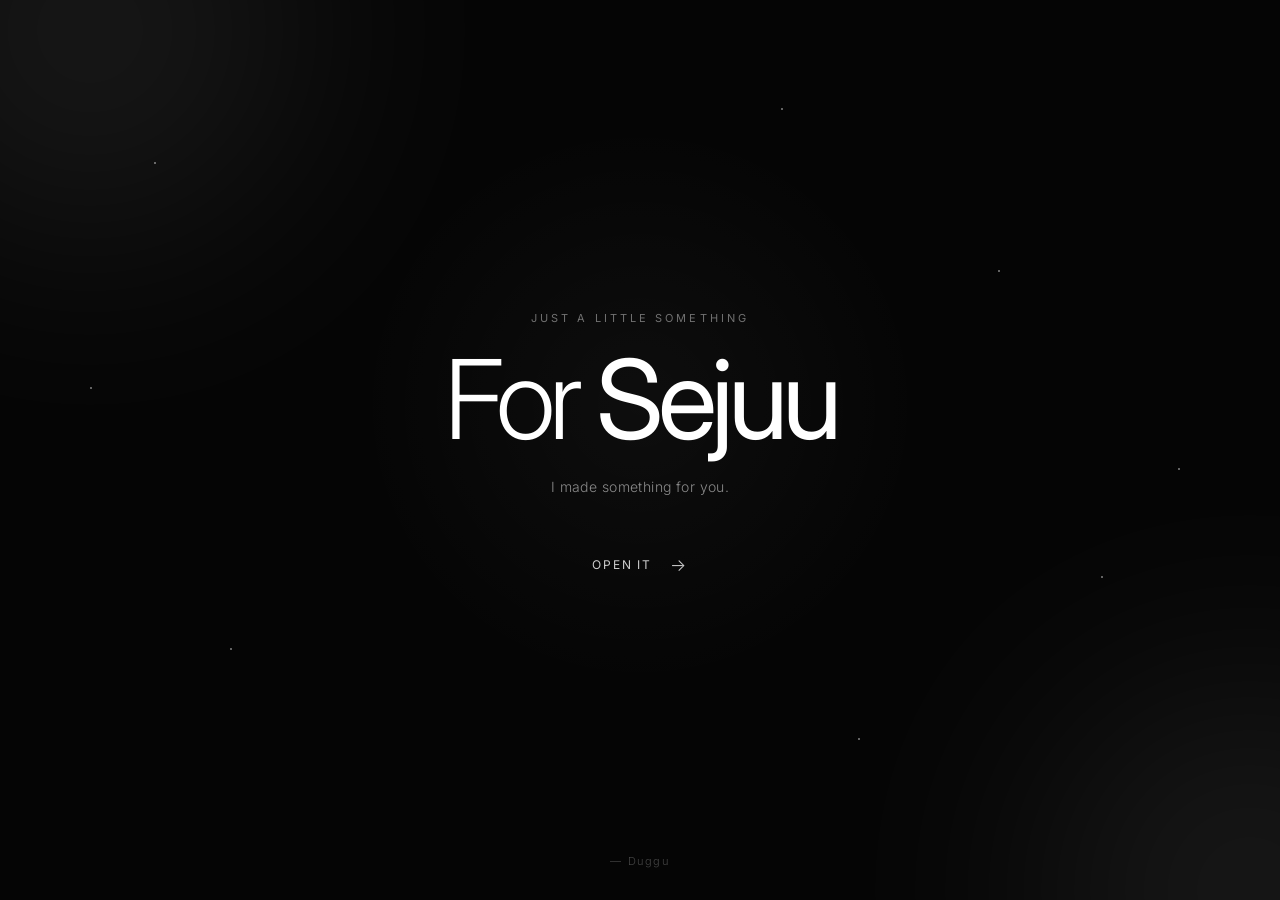
<file: index.html>
<!DOCTYPE html>
<html lang="en">
<head>
    <meta charset="UTF-8">
    <meta name="viewport" content="width=device-width, initial-scale=1.0">

    <title>A Little Something — Sejuu</title>

    <link rel="preconnect" href="https://fonts.googleapis.com">
    <link rel="preconnect" href="https://fonts.gstatic.com" crossorigin>

    <link
        href="https://fonts.googleapis.com/css2?family=Inter:wght@300;400;500&display=swap"
        rel="stylesheet"
    >

    <link rel="stylesheet" href="css/style.css">
</head>

<body>

    <div class="background">

        <div class="orb orb-one"></div>
        <div class="orb orb-two"></div>

        <div class="stars">
            <span></span>
            <span></span>
            <span></span>
            <span></span>
            <span></span>
            <span></span>
            <span></span>
            <span></span>
        </div>

    </div>

    <main class="landing">

        <div class="content">

            <p class="eyebrow">
                just a little something
            </p>

            <h1>
                For <span>Sejuu</span>
            </h1>

            <p class="subtitle">
                I made something for you.
            </p>

            <button class="open-button" id="openButton" type="button">
                <span>open it</span>
                <span class="arrow">→</span>
            </button>

        </div>

        <div class="signature">
            — Duggu
        </div>

    </main>

    <div class="transition" id="transition"></div>

    <script src="js/script.js"></script>

</body>
</html>
</file>
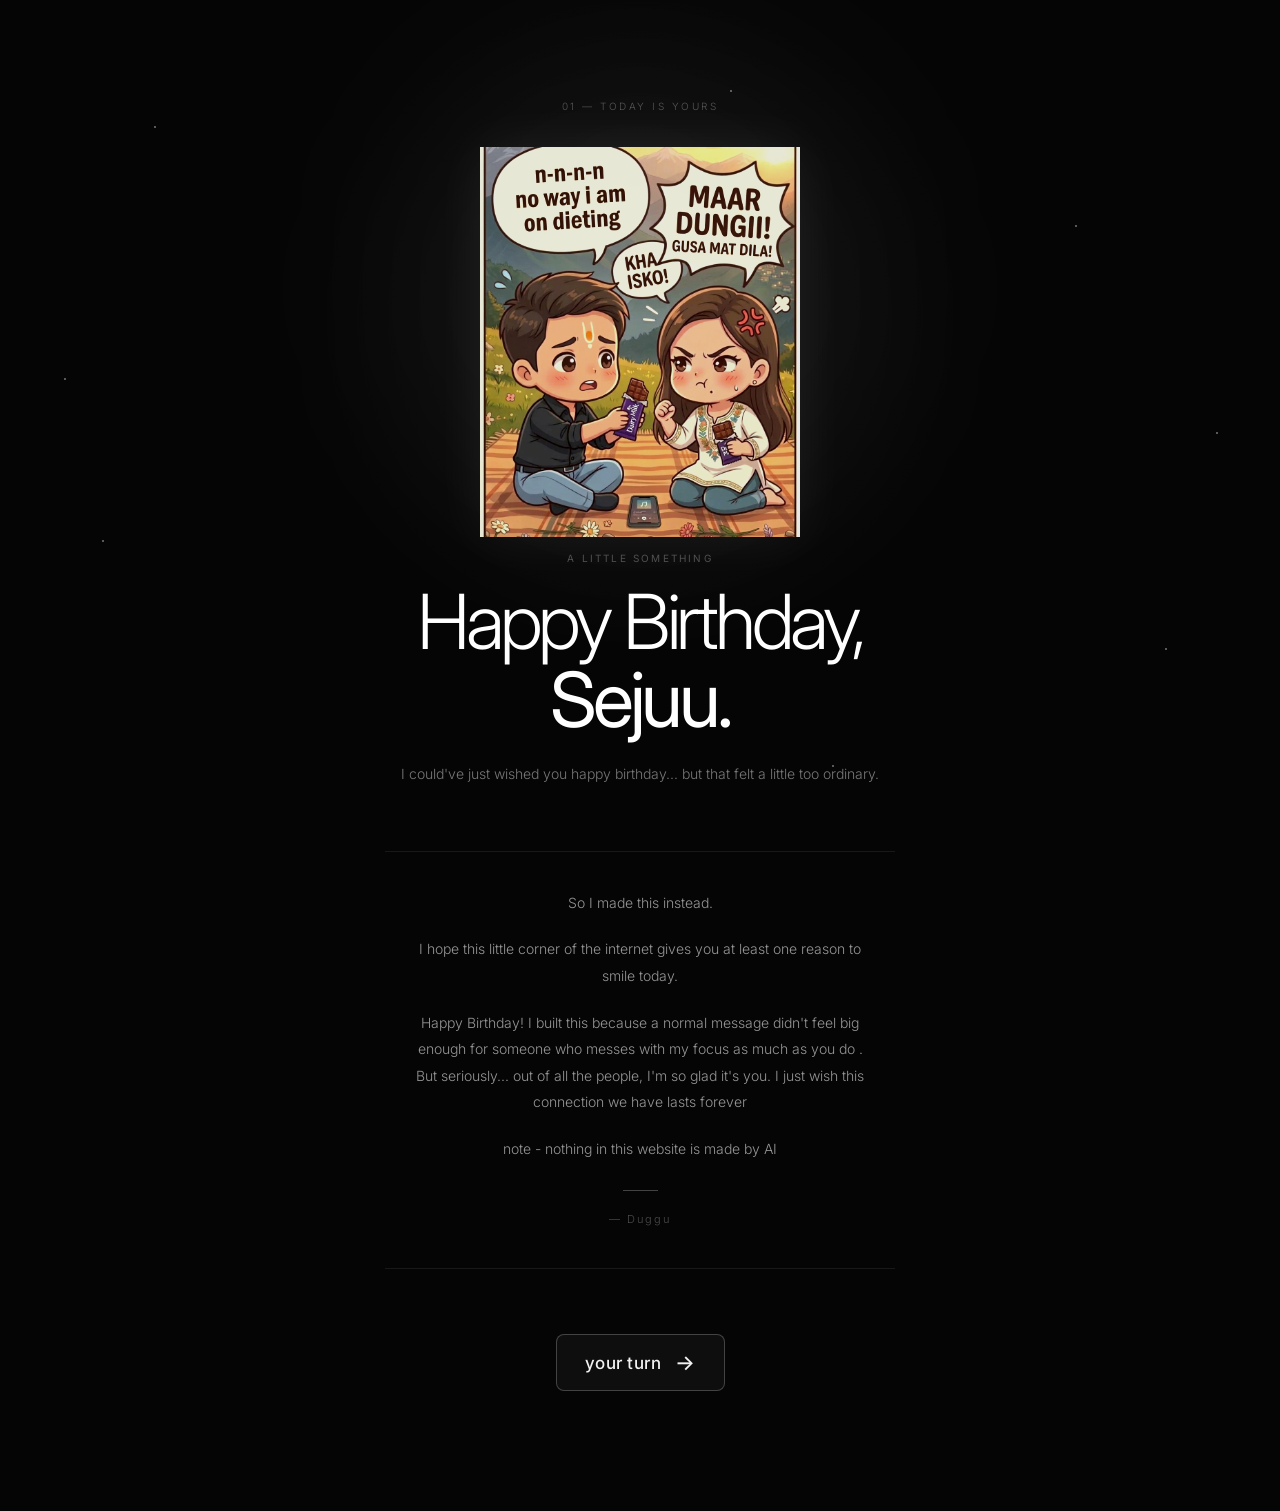
<file: birthday.html>
<!DOCTYPE html>
<html lang="en">
<head>
    <meta charset="UTF-8">
    <meta name="viewport" content="width=device-width, initial-scale=1.0">

    <title>Happy Birthday, Sejuu</title>

    <link rel="preconnect" href="https://fonts.googleapis.com">
    <link rel="preconnect" href="https://fonts.gstatic.com" crossorigin>

    <link
        href="https://fonts.googleapis.com/css2?family=Inter:wght@300;400;500&display=swap"
        rel="stylesheet"
    >

    <link rel="stylesheet" href="css/style.css">
</head>

<body class="birthday-page">

    <!-- Background -->
    <div class="birthday-background">

        <div class="birthday-glow"></div>

        <div class="birthday-particles">
            <span></span>
            <span></span>
            <span></span>
            <span></span>
            <span></span>
            <span></span>
            <span></span>
            <span></span>
        </div>

    </div>


    <!-- Main Content -->
    <main class="birthday-main">

        <p class="birthday-small">
            01 — today is yours
        </p>


        <!-- Combined Line Art -->
        <div class="lineart-wrapper">

            <img
                src="assets/images/a.png"
                alt="Sejuu and Duggu"
                class="lineart"
            >

        </div>


        <!-- Birthday Heading -->
        <section class="birthday-text">

            <p class="birthday-label">
                a little something
            </p>

            <h1>
                Happy Birthday,<br>
                <span>Sejuu.</span>
            </h1>

            <p class="birthday-subtitle">
                I could've just wished you happy birthday...
                but that felt a little too ordinary.
            </p>

        </section>


        <!-- Personal Message -->
        <section class="personal-message">

            <p>
                So I made this instead.
            </p>

            <p>
                I hope this little corner of the internet
                gives you at least one reason to smile today.
            </p>

            <p>
                Happy Birthday! I built this because a normal message didn't feel big enough
                 for someone who messes with my focus as much as you do
                . But seriously... out of all the people, I'm so glad it's you. 
                I just wish this connection we have lasts forever

            </p>
            <p>
                note - nothing in this website is made by AI
            </p>

            <div class="message-line"></div>

            <p class="message-signature">
                — Duggu
            </p>

        </section>


        <!-- Continue -->
       <button class="next-button" id="birthdayNext" type="button">
    <span>your turn</span>
    <span class="next-arrow">→</span>
</button>

    </main>


    <!-- Transition -->
    <div
        class="transition"
        id="birthdayTransition">
    </div>


    <script>

        const nextButton =
            document.getElementById("birthdayNext");

        const birthdayTransition =
            document.getElementById("birthdayTransition");


        if (nextButton && birthdayTransition) {

            nextButton.addEventListener("click", function () {

                nextButton.disabled = true;

                birthdayTransition.classList.add("active");

                setTimeout(function () {

                    window.location.href = "reply.html";

                }, 850);

            });

        }


        window.addEventListener("pageshow", function (event) {

            if (
                event.persisted &&
                birthdayTransition
            ) {

                birthdayTransition.classList.remove("active");

            }

        });

    </script>

</body>
</html>
</file>
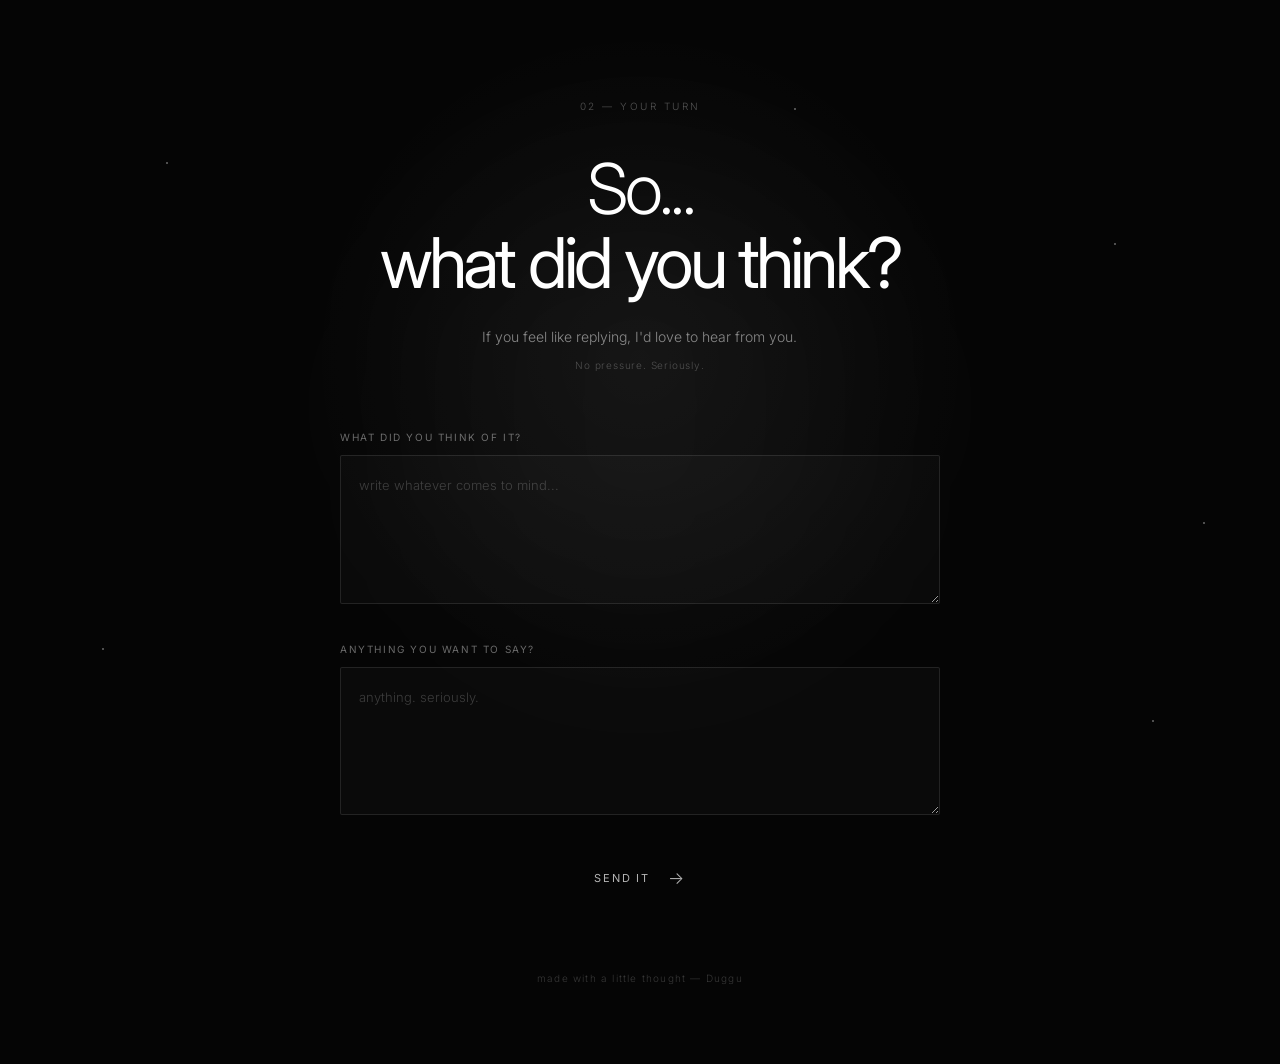
<file: reply.html>
<!DOCTYPE html>
<html lang="en">
<head>
    <meta charset="UTF-8">
    <meta name="viewport" content="width=device-width, initial-scale=1.0">

    <title>Your Turn — Sejuu</title>

    <link rel="preconnect" href="https://fonts.googleapis.com">
    <link rel="preconnect" href="https://fonts.gstatic.com" crossorigin>

    <link
        href="https://fonts.googleapis.com/css2?family=Inter:wght@300;400;500&display=swap"
        rel="stylesheet"
    >

    <link rel="stylesheet" href="css/style.css">
</head>

<body class="reply-page">

    <!-- Background -->
    <div class="reply-background">

        <div class="reply-glow"></div>

        <div class="reply-stars">
            <span></span>
            <span></span>
            <span></span>
            <span></span>
            <span></span>
            <span></span>
        </div>

    </div>


    <!-- Main -->
    <main class="reply-main">

        <p class="reply-label">
            02 — your turn
        </p>


        <section class="reply-intro">

            <h1>
                So...
                <br>
                <span>what did you think?</span>
            </h1>

            <p>
                If you feel like replying, I'd love to hear from you.
            </p>

            <small>
                No pressure. Seriously.
            </small>

        </section>


        <!-- Form -->
        <form
            class="reply-form"
            action="https://formspree.io/f/mkjgdgwk"
            method="POST"
        >

            <div class="form-group">

                <label for="thoughts">
                    What did you think of it?
                </label>

                <textarea
                    id="thoughts"
                    name="thoughts"
                    placeholder="write whatever comes to mind..."
                    rows="5"
                    required
                ></textarea>

            </div>


            <div class="form-group">

                <label for="message">
                    Anything you want to say?
                </label>

                <textarea
                    id="message"
                    name="message"
                    placeholder="anything. seriously."
                    rows="5"
                ></textarea>

            </div>


            <!-- Hidden subject for Formspree -->
            <input
                type="hidden"
                name="_subject"
                value="Sejuu's Birthday Website Reply"
            >


            <button
                type="submit"
                class="send-button"
            >
                <span>send it</span>
                <span class="send-arrow">→</span>
            </button>

        </form>


        <p class="reply-footer">
            made with a little thought — Duggu
        </p>

    </main>


    <script>

        const form = document.querySelector(".reply-form");

        if (form) {

            form.addEventListener("submit", function () {

                const button =
                    form.querySelector(".send-button");

                if (button) {

                    button.disabled = true;

                    button.querySelector("span:first-child")
                        .textContent = "sending...";

                }

            });

        }

    </script>

</body>
</html>
</file>
<file: css/style.css>
* {
    margin: 0;
    padding: 0;
    box-sizing: border-box;
}

html {
    scroll-behavior: smooth;
}

body {
    min-height: 100vh;
    overflow: hidden;
    background: #050505;
    color: #ffffff;
    font-family: "Inter", sans-serif;
}

.background {
    position: fixed;
    inset: 0;
    overflow: hidden;
    pointer-events: none;
    background: radial-gradient(
        circle at 50% 45%,
        rgba(255, 255, 255, 0.035),
        transparent 35%
    ), #050505;
}

.orb {
    position: absolute;
    width: 420px;
    height: 420px;
    border-radius: 50%;
    filter: blur(120px);
    opacity: 0.08;
    animation: drift 14s ease-in-out infinite alternate;
}

.orb-one {
    top: -180px;
    left: -120px;
    background: white;
}

.orb-two {
    right: -180px;
    bottom: -200px;
    background: white;
    animation-delay: -6s;
}

@keyframes drift {
    0% {
        transform: translate3d(0, 0, 0) scale(1);
    }

    50% {
        transform: translate3d(40px, 25px, 0) scale(1.08);
    }

    100% {
        transform: translate3d(-20px, 50px, 0) scale(0.95);
    }
}

.stars {
    position: absolute;
    inset: 0;
}

.stars span {
    position: absolute;
    width: 2px;
    height: 2px;
    background: rgba(255, 255, 255, 0.5);
    border-radius: 50%;
    animation: twinkle 4s ease-in-out infinite;
}

.stars span:nth-child(1) {
    top: 18%;
    left: 12%;
    animation-delay: 0s;
}

.stars span:nth-child(2) {
    top: 30%;
    left: 78%;
    animation-delay: 1.2s;
}

.stars span:nth-child(3) {
    top: 72%;
    left: 18%;
    animation-delay: 2s;
}

.stars span:nth-child(4) {
    top: 64%;
    left: 86%;
    animation-delay: 0.7s;
}

.stars span:nth-child(5) {
    top: 12%;
    left: 61%;
    animation-delay: 2.5s;
}

.stars span:nth-child(6) {
    top: 82%;
    left: 67%;
    animation-delay: 1.5s;
}

.stars span:nth-child(7) {
    top: 43%;
    left: 7%;
    animation-delay: 3s;
}

.stars span:nth-child(8) {
    top: 52%;
    left: 92%;
    animation-delay: 2.2s;
}

@keyframes twinkle {
    0%,
    100% {
        opacity: 0.15;
        transform: scale(0.8);
    }

    50% {
        opacity: 0.8;
        transform: scale(1.5);
    }
}

.landing {
    position: relative;
    z-index: 2;
    min-height: 100vh;
    display: flex;
    align-items: center;
    justify-content: center;
    padding: 40px;
}

.content {
    display: flex;
    flex-direction: column;
    align-items: center;
    text-align: center;
    animation: contentAppear 1.8s cubic-bezier(0.22, 1, 0.36, 1) forwards;
}

@keyframes contentAppear {
    from {
        opacity: 0;
        transform: translateY(24px);
        filter: blur(8px);
    }

    to {
        opacity: 1;
        transform: translateY(0);
        filter: blur(0);
    }
}

.eyebrow {
    margin-bottom: 22px;
    font-size: 11px;
    font-weight: 400;
    letter-spacing: 0.28em;
    text-transform: uppercase;
    color: rgba(255, 255, 255, 0.42);
    animation: fadeUp 1s ease 0.2s both;
}

h1 {
    font-size: clamp(56px, 10vw, 110px);
    font-weight: 300;
    letter-spacing: -0.055em;
    line-height: 0.95;
    color: #ffffff;
    animation: titleReveal 1.3s cubic-bezier(0.22, 1, 0.36, 1) 0.35s both;
}

h1 span {
    font-weight: 400;
}

@keyframes titleReveal {
    from {
        opacity: 0;
        transform: translateY(35px) scale(0.96);
        letter-spacing: 0.02em;
    }

    to {
        opacity: 1;
        transform: translateY(0) scale(1);
        letter-spacing: -0.055em;
    }
}

.subtitle {
    margin-top: 26px;
    font-size: 14px;
    font-weight: 300;
    letter-spacing: 0.03em;
    color: rgba(255, 255, 255, 0.52);
    animation: fadeUp 1s ease 0.8s both;
}

@keyframes fadeUp {
    from {
        opacity: 0;
        transform: translateY(12px);
    }

    to {
        opacity: 1;
        transform: translateY(0);
    }
}

.open-button {
    position: relative;
    display: flex;
    align-items: center;
    gap: 18px;
    margin-top: 46px;
    padding: 14px 4px;
    border: none;
    outline: none;
    background: transparent;
    color: rgba(255, 255, 255, 0.8);
    font-family: inherit;
    font-size: 12px;
    font-weight: 400;
    letter-spacing: 0.16em;
    text-transform: uppercase;
    cursor: pointer;
    animation: buttonAppear 1s ease 1.15s both;
    transition:
        color 0.4s ease,
        gap 0.5s cubic-bezier(0.22, 1, 0.36, 1);
}

@keyframes buttonAppear {
    from {
        opacity: 0;
        transform: translateY(10px);
    }

    to {
        opacity: 1;
        transform: translateY(0);
    }
}

.open-button::after {
    content: "";
    position: absolute;
    left: 0;
    right: 0;
    bottom: 5px;
    height: 1px;
    background: rgba(255, 255, 255, 0.35);
    transform: scaleX(0);
    transform-origin: right;
    transition:
        transform 0.5s cubic-bezier(0.22, 1, 0.36, 1);
}

.arrow {
    font-size: 17px;
    font-weight: 300;
    transition:
        transform 0.5s cubic-bezier(0.22, 1, 0.36, 1);
}

.open-button:hover {
    color: #ffffff;
    gap: 25px;
}

.open-button:hover::after {
    transform: scaleX(1);
    transform-origin: left;
}

.open-button:hover .arrow {
    transform: translateX(5px);
}

.signature {
    position: absolute;
    bottom: 32px;
    left: 50%;
    transform: translateX(-50%);
    font-size: 11px;
    font-weight: 300;
    letter-spacing: 0.15em;
    color: rgba(255, 255, 255, 0.25);
    animation: signatureAppear 1s ease 1.7s both;
}

@keyframes signatureAppear {
    from {
        opacity: 0;
    }

    to {
        opacity: 1;
    }
}

.transition {
    position: fixed;
    inset: 0;
    z-index: 9999;
    background: #000000;
    opacity: 0;
    pointer-events: none;
    transition: opacity 0.9s cubic-bezier(0.76, 0, 0.24, 1);
}

.transition.active {
    opacity: 1;
    pointer-events: all;
}

@media (max-width: 600px) {
    .landing {
        padding: 25px;
    }

    .eyebrow {
        font-size: 9px;
        letter-spacing: 0.22em;
        margin-bottom: 18px;
    }

    h1 {
        font-size: clamp(48px, 17vw, 80px);
    }

    .subtitle {
        font-size: 13px;
        margin-top: 22px;
    }

    .open-button {
        margin-top: 40px;
    }

    .signature {
        bottom: 25px;
        font-size: 10px;
    }

    .orb {
        width: 280px;
        height: 280px;
        filter: blur(90px);
    }
}

@media (prefers-reduced-motion: reduce) {
    *,
    *::before,
    *::after {
        animation-duration: 0.01ms !important;
        animation-iteration-count: 1 !important;
        transition-duration: 0.01ms !important;
    }
}
/* =========================================
   BIRTHDAY + MESSAGE PAGE
========================================= */

.birthday-page {
    min-height: 100vh;
    overflow-x: hidden;
    overflow-y: auto;
    background: #050505;
}


/* Background */

.birthday-background {
    position: fixed;
    inset: 0;
    z-index: 0;
    overflow: hidden;
    pointer-events: none;

    background:
        radial-gradient(
            circle at 50% 35%,
            rgba(255, 255, 255, 0.045),
            transparent 38%
        ),
        #050505;
}


.birthday-glow {
    position: absolute;

    width: 500px;
    height: 500px;

    top: 32%;
    left: 50%;

    transform: translate(-50%, -50%);

    border-radius: 50%;

    background: rgba(255, 255, 255, 0.045);

    filter: blur(120px);

    animation:
        birthdayGlow 8s ease-in-out infinite alternate;
}


@keyframes birthdayGlow {

    from {
        transform:
            translate(-50%, -50%)
            scale(0.9);

        opacity: 0.4;
    }

    to {
        transform:
            translate(-50%, -50%)
            scale(1.15);

        opacity: 0.8;
    }
}


/* Particles */

.birthday-particles {
    position: absolute;
    inset: 0;
}


.birthday-particles span {
    position: absolute;

    width: 2px;
    height: 2px;

    border-radius: 50%;

    background: rgba(255, 255, 255, 0.45);

    animation:
        birthdayFloat 6s ease-in-out infinite;
}


.birthday-particles span:nth-child(1) {
    top: 14%;
    left: 12%;
}

.birthday-particles span:nth-child(2) {
    top: 25%;
    left: 84%;
    animation-delay: 1s;
}

.birthday-particles span:nth-child(3) {
    top: 60%;
    left: 8%;
    animation-delay: 2s;
}

.birthday-particles span:nth-child(4) {
    top: 72%;
    left: 91%;
    animation-delay: 3s;
}

.birthday-particles span:nth-child(5) {
    top: 10%;
    left: 57%;
    animation-delay: 1.5s;
}

.birthday-particles span:nth-child(6) {
    top: 85%;
    left: 65%;
    animation-delay: 2.5s;
}

.birthday-particles span:nth-child(7) {
    top: 42%;
    left: 5%;
    animation-delay: 4s;
}

.birthday-particles span:nth-child(8) {
    top: 48%;
    left: 95%;
    animation-delay: 0.5s;
}


@keyframes birthdayFloat {

    0%,
    100% {
        opacity: 0.1;
        transform: translateY(0) scale(0.8);
    }

    50% {
        opacity: 0.7;
        transform: translateY(-12px) scale(1.4);
    }

}


/* Main */

.birthday-main {
    position: relative;
    z-index: 2;

    width: 100%;
    max-width: 900px;

    margin: 0 auto;

    min-height: 100vh;

    padding:
        100px 25px
        120px;

    display: flex;
    flex-direction: column;
    align-items: center;

    text-align: center;
}


/* Top text */

.birthday-small {
    margin-bottom: 35px;

    font-size: 10px;
    font-weight: 300;

    letter-spacing: 0.25em;
    text-transform: uppercase;

    color: rgba(255, 255, 255, 0.3);

    animation:
        birthdayFade 1s ease 0.2s both;
}


/* Line art */

.lineart-wrapper {
    width: min(650px, 88vw);
    height: 390px;

    display: flex;
    align-items: center;
    justify-content: center;

    animation:
        lineartReveal
        1.8s
        cubic-bezier(0.22, 1, 0.36, 1)
        0.3s
        both;
}


.lineart {
    width: 100%;
    height: 100%;

    object-fit: contain;

    opacity: 0.9;

    filter:
        brightness(1.12)
        contrast(1.05)
        drop-shadow(
            0 0 30px
            rgba(255, 255, 255, 0.08)
        );
}


@keyframes lineartReveal {

    from {
        opacity: 0;
        transform:
            translateY(25px)
            scale(0.94);

        filter: blur(10px);
    }

    to {
        opacity: 1;
        transform:
            translateY(0)
            scale(1);

        filter: blur(0);
    }

}


/* Birthday heading */

.birthday-text {
    margin-top: 15px;

    animation:
        birthdayTextReveal
        1.2s
        cubic-bezier(0.22, 1, 0.36, 1)
        1s
        both;
}


.birthday-label {
    margin-bottom: 18px;

    font-size: 10px;
    font-weight: 400;

    letter-spacing: 0.22em;
    text-transform: uppercase;

    color: rgba(255, 255, 255, 0.28);
}


.birthday-text h1 {
    font-size:
        clamp(42px, 7vw, 76px);

    font-weight: 300;

    line-height: 1.03;

    letter-spacing: -0.05em;
}


.birthday-text h1 span {
    font-weight: 400;
}


.birthday-subtitle {
    max-width: 500px;

    margin:
        22px auto 0;

    font-size: 14px;
    font-weight: 300;

    line-height: 1.8;

    color:
        rgba(255, 255, 255, 0.46);
}


@keyframes birthdayTextReveal {

    from {
        opacity: 0;
        transform: translateY(20px);
    }

    to {
        opacity: 1;
        transform: translateY(0);
    }

}


/* Personal message */

.personal-message {
    max-width: 510px;

    margin-top: 65px;

    padding:
        38px 30px;

    border-top:
        1px solid
        rgba(255, 255, 255, 0.08);

    border-bottom:
        1px solid
        rgba(255, 255, 255, 0.08);

    animation:
        messageReveal
        1.2s
        ease
        1.7s
        both;
}


.personal-message p {
    margin-bottom: 20px;

    font-size: 14px;
    font-weight: 300;

    line-height: 1.9;

    color:
        rgba(255, 255, 255, 0.58);
}


.personal-message p:last-of-type {
    margin-bottom: 0;
}


.message-line {
    width: 35px;
    height: 1px;

    margin:
        28px auto 18px;

    background:
        rgba(255, 255, 255, 0.25);
}


.personal-message .message-signature {
    margin: 0;

    font-size: 11px;

    letter-spacing: 0.18em;

    color:
        rgba(255, 255, 255, 0.28);
}


@keyframes messageReveal {

    from {
        opacity: 0;
        transform: translateY(25px);
        filter: blur(5px);
    }

    to {
        opacity: 1;
        transform: translateY(0);
        filter: blur(0);
    }

}


/* Your turn button */

.next-button {
    display: flex;
    align-items: center;
    justify-content: center;
    gap: 14px;

    margin: 65px auto 0;
    padding: 15px 28px;

    background: rgba(255, 255, 255, 0.04);
    border: 1px solid rgba(255, 255, 255, 0.22);
    border-radius: 8px;

    color: #f2f2f2;
    font-family: "Inter", sans-serif;
    font-size: 17px;
    font-weight: 500;
    letter-spacing: 0.5px;

    cursor: pointer;

    transition:
        background 0.3s ease,
        border-color 0.3s ease,
        transform 0.3s ease;
}

.next-button:hover {
    background: rgba(255, 255, 255, 0.08);
    border-color: rgba(255, 255, 255, 0.4);
    transform: translateY(-2px);
}

.next-arrow {
    font-size: 21px;
    transition: transform 0.3s ease;
}

.next-button:hover .next-arrow {
    transform: translateX(5px);
}


/* Transition */

#birthdayTransition {
    position: fixed;
    inset: 0;

    z-index: 9999;

    background: #000000;

    opacity: 0;

    pointer-events: none;

    transition:
        opacity 0.9s
        cubic-bezier(0.76, 0, 0.24, 1);
}


#birthdayTransition.active {
    opacity: 1;
    pointer-events: all;
}


/* Mobile */

@media (max-width: 600px) {

    .birthday-main {
        padding:
            80px 20px
            100px;
    }


    .birthday-small {
        margin-bottom: 20px;

        font-size: 8px;
    }


    .lineart-wrapper {
        width: 92vw;
        height: 280px;
    }


    .birthday-text {
        margin-top: 5px;
    }


    .birthday-text h1 {
        font-size:
            clamp(38px, 13vw, 58px);
    }


    .birthday-subtitle {
        max-width: 330px;

        font-size: 12px;

        line-height: 1.7;
    }


    .personal-message {
        width: 100%;
        max-width: 360px;

        margin-top: 50px;

        padding:
            30px 20px;
    }


    .personal-message p {
        font-size: 13px;
    }


    .next-button {
        margin-top: 50px;
    }


    .birthday-glow {
        width: 350px;
        height: 350px;
    }

}


/* Reduced motion */

@media (prefers-reduced-motion: reduce) {

    .birthday-page *,
    .birthday-page *::before,
    .birthday-page *::after {
        animation-duration: 0.01ms !important;
        animation-iteration-count: 1 !important;
        transition-duration: 0.01ms !important;
    }

}
/* =========================================
   REPLY PAGE
========================================= */

.reply-page {
    min-height: 100vh;
    overflow-x: hidden;
    overflow-y: auto;
    background: #050505;
}


/* Background */

.reply-background {
    position: fixed;
    inset: 0;
    z-index: 0;
    overflow: hidden;
    pointer-events: none;

    background:
        radial-gradient(
            circle at 50% 40%,
            rgba(255, 255, 255, 0.04),
            transparent 40%
        ),
        #050505;
}


.reply-glow {
    position: absolute;

    width: 480px;
    height: 480px;

    top: 45%;
    left: 50%;

    transform: translate(-50%, -50%);

    border-radius: 50%;

    background: rgba(255, 255, 255, 0.035);

    filter: blur(120px);

    animation:
        replyGlow 8s ease-in-out infinite alternate;
}


@keyframes replyGlow {

    from {
        transform:
            translate(-50%, -50%)
            scale(0.9);

        opacity: 0.4;
    }

    to {
        transform:
            translate(-50%, -50%)
            scale(1.15);

        opacity: 0.8;
    }

}


/* Stars */

.reply-stars {
    position: absolute;
    inset: 0;
}


.reply-stars span {
    position: absolute;

    width: 2px;
    height: 2px;

    border-radius: 50%;

    background:
        rgba(255, 255, 255, 0.4);

    animation:
        replyTwinkle 5s ease-in-out infinite;
}


.reply-stars span:nth-child(1) {
    top: 18%;
    left: 13%;
}

.reply-stars span:nth-child(2) {
    top: 27%;
    left: 87%;
    animation-delay: 1s;
}

.reply-stars span:nth-child(3) {
    top: 72%;
    left: 8%;
    animation-delay: 2s;
}

.reply-stars span:nth-child(4) {
    top: 80%;
    left: 90%;
    animation-delay: 3s;
}

.reply-stars span:nth-child(5) {
    top: 12%;
    left: 62%;
    animation-delay: 1.5s;
}

.reply-stars span:nth-child(6) {
    top: 58%;
    left: 94%;
    animation-delay: 2.5s;
}


@keyframes replyTwinkle {

    0%,
    100% {
        opacity: 0.1;
        transform: scale(0.8);
    }

    50% {
        opacity: 0.7;
        transform: scale(1.5);
    }

}


/* Main */

.reply-main {
    position: relative;
    z-index: 2;

    width: 100%;
    max-width: 650px;

    min-height: 100vh;

    margin: 0 auto;

    padding:
        100px 25px
        80px;

    display: flex;
    flex-direction: column;
    align-items: center;

    text-align: center;
}


/* Label */

.reply-label {
    margin-bottom: 40px;

    font-size: 10px;
    font-weight: 300;

    letter-spacing: 0.25em;
    text-transform: uppercase;

    color:
        rgba(255, 255, 255, 0.3);

    animation:
        replyFade
        1s ease
        0.2s
        both;
}


/* Intro */

.reply-intro {
    animation:
        replyReveal
        1.2s
        cubic-bezier(0.22, 1, 0.36, 1)
        0.35s
        both;
}


.reply-intro h1 {
    font-size:
        clamp(42px, 7vw, 70px);

    font-weight: 300;

    line-height: 1.05;

    letter-spacing: -0.05em;
}


.reply-intro h1 span {
    font-weight: 400;
}


.reply-intro p {
    margin-top: 25px;

    font-size: 14px;
    font-weight: 300;

    line-height: 1.8;

    color:
        rgba(255, 255, 255, 0.5);
}


.reply-intro small {
    display: block;

    margin-top: 10px;

    font-size: 10px;
    font-weight: 300;

    letter-spacing: 0.08em;

    color:
        rgba(255, 255, 255, 0.25);
}


@keyframes replyReveal {

    from {
        opacity: 0;
        transform: translateY(20px);
        filter: blur(6px);
    }

    to {
        opacity: 1;
        transform: translateY(0);
        filter: blur(0);
    }

}


@keyframes replyFade {

    from {
        opacity: 0;
    }

    to {
        opacity: 1;
    }

}


/* Form */

.reply-form {
    width: 100%;

    margin-top: 60px;

    text-align: left;

    animation:
        formReveal
        1s ease
        1s
        both;
}


@keyframes formReveal {

    from {
        opacity: 0;
        transform: translateY(20px);
    }

    to {
        opacity: 1;
        transform: translateY(0);
    }

}


/* Form groups */

.form-group {
    margin-bottom: 35px;
}


.form-group label {
    display: block;

    margin-bottom: 12px;

    font-size: 10px;
    font-weight: 400;

    letter-spacing: 0.16em;
    text-transform: uppercase;

    color:
        rgba(255, 255, 255, 0.4);
}


.form-group textarea {
    width: 100%;

    min-height: 130px;

    padding: 18px;

    resize: vertical;

    border:
        1px solid
        rgba(255, 255, 255, 0.1);

    border-radius: 2px;

    outline: none;

    background:
        rgba(255, 255, 255, 0.025);

    color: #ffffff;

    font-family: inherit;

    font-size: 13px;
    font-weight: 300;

    line-height: 1.7;

    transition:
        border-color 0.3s ease,
        background 0.3s ease;
}


.form-group textarea::placeholder {
    color:
        rgba(255, 255, 255, 0.2);
}


.form-group textarea:focus {
    border-color:
        rgba(255, 255, 255, 0.3);

    background:
        rgba(255, 255, 255, 0.04);
}


/* Send button */

.send-button {
    position: relative;

    display: flex;
    align-items: center;

    gap: 18px;

    margin: 15px auto 0;

    padding: 14px 3px;

    border: none;
    outline: none;

    background: transparent;

    color:
        rgba(255, 255, 255, 0.7);

    font-family: inherit;

    font-size: 11px;
    font-weight: 400;

    letter-spacing: 0.17em;
    text-transform: uppercase;

    cursor: pointer;

    transition:
        color 0.4s ease,
        gap 0.5s
        cubic-bezier(0.22, 1, 0.36, 1);
}


.send-button::after {
    content: "";

    position: absolute;

    left: 0;
    right: 0;
    bottom: 4px;

    height: 1px;

    background:
        rgba(255, 255, 255, 0.35);

    transform: scaleX(0);

    transform-origin: right;

    transition:
        transform 0.5s
        cubic-bezier(0.22, 1, 0.36, 1);
}


.send-button:hover {
    color: #ffffff;
    gap: 25px;
}


.send-button:hover::after {
    transform: scaleX(1);
    transform-origin: left;
}


.send-arrow {
    font-size: 17px;
    font-weight: 300;

    transition:
        transform 0.5s
        cubic-bezier(0.22, 1, 0.36, 1);
}


.send-button:hover .send-arrow {
    transform: translateX(5px);
}


.send-button:disabled {
    opacity: 0.5;
    cursor: wait;
}


/* Footer */

.reply-footer {
    margin-top: 70px;

    font-size: 10px;
    font-weight: 300;

    letter-spacing: 0.12em;

    color:
        rgba(255, 255, 255, 0.2);

    animation:
        replyFade
        1s ease
        1.5s
        both;
}


/* Mobile */

@media (max-width: 600px) {

    .reply-main {
        padding:
            75px 20px
            60px;
    }


    .reply-label {
        margin-bottom: 30px;
        font-size: 8px;
    }


    .reply-intro h1 {
        font-size:
            clamp(38px, 12vw, 55px);
    }


    .reply-intro p {
        font-size: 12px;
    }


    .reply-form {
        margin-top: 45px;
    }


    .form-group {
        margin-bottom: 28px;
    }


    .form-group textarea {
        min-height: 120px;
        padding: 15px;
    }


    .reply-glow {
        width: 350px;
        height: 350px;
    }

}
</file>
